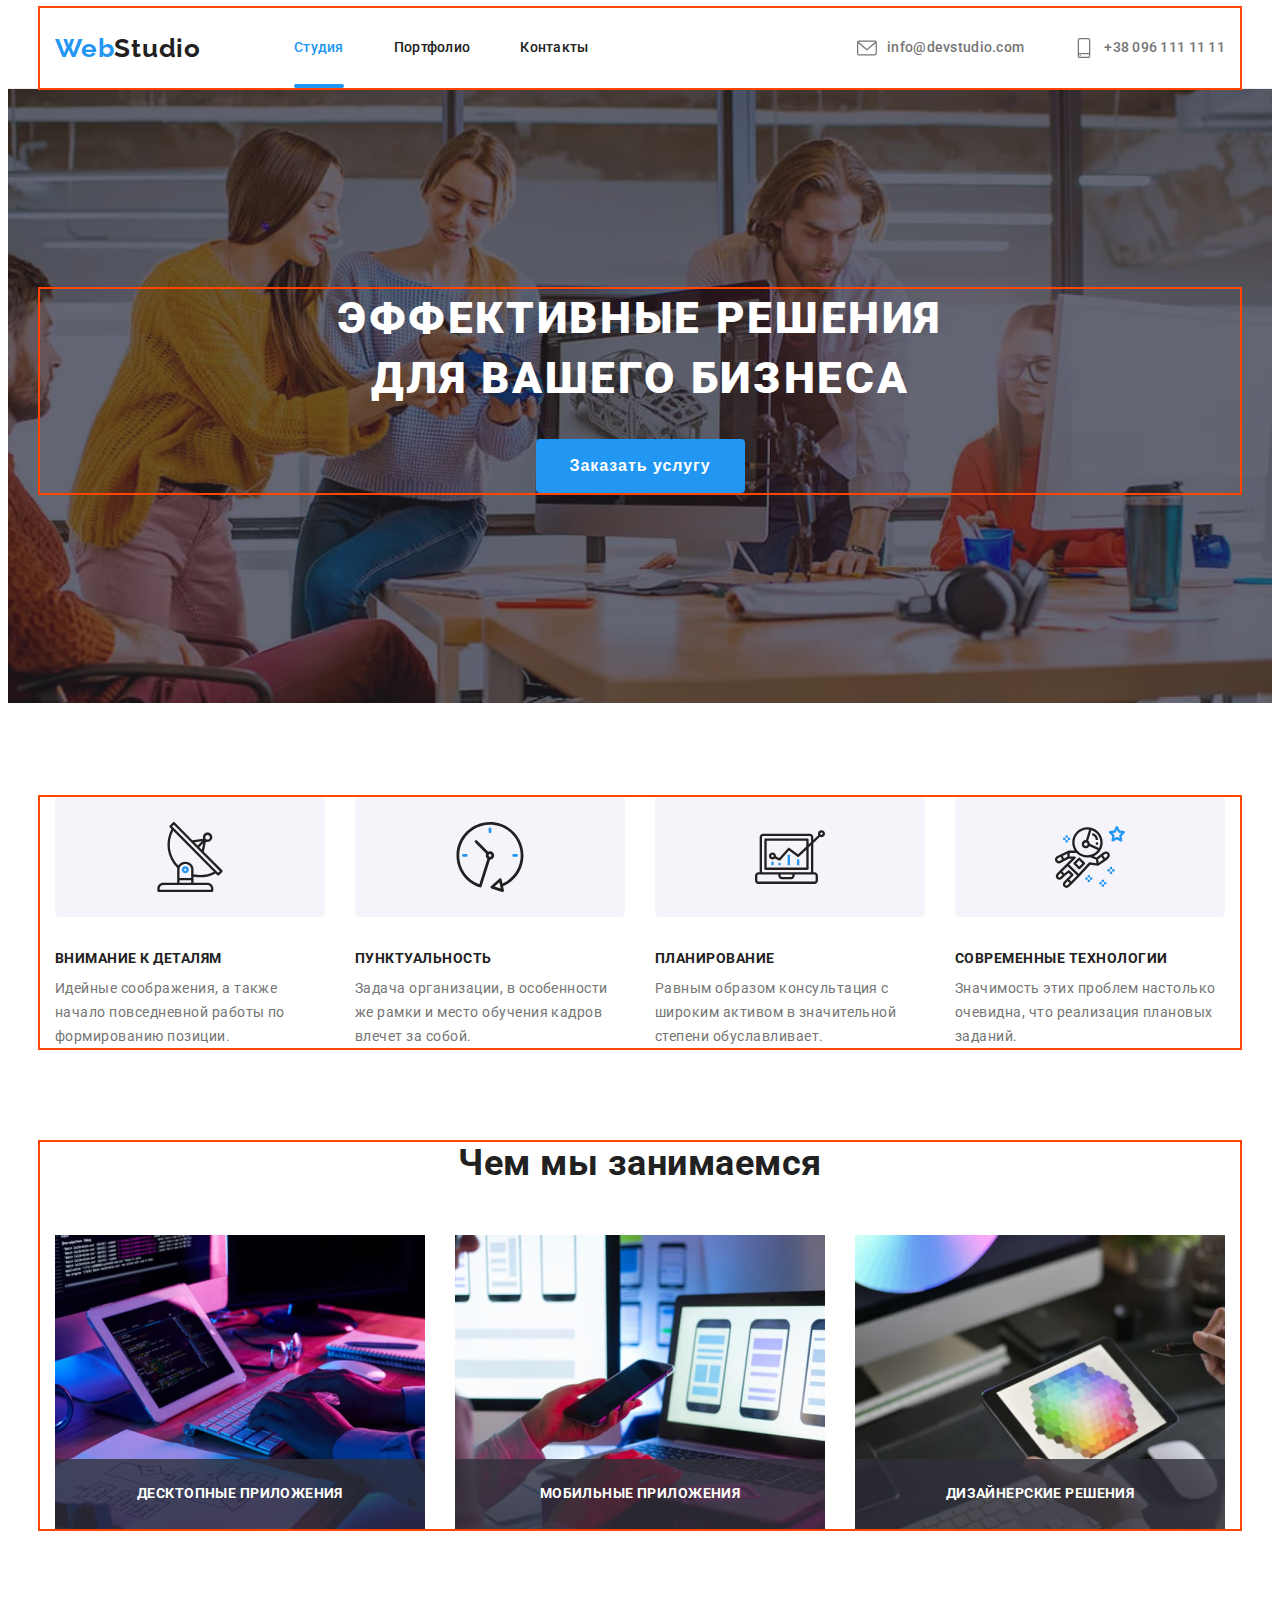
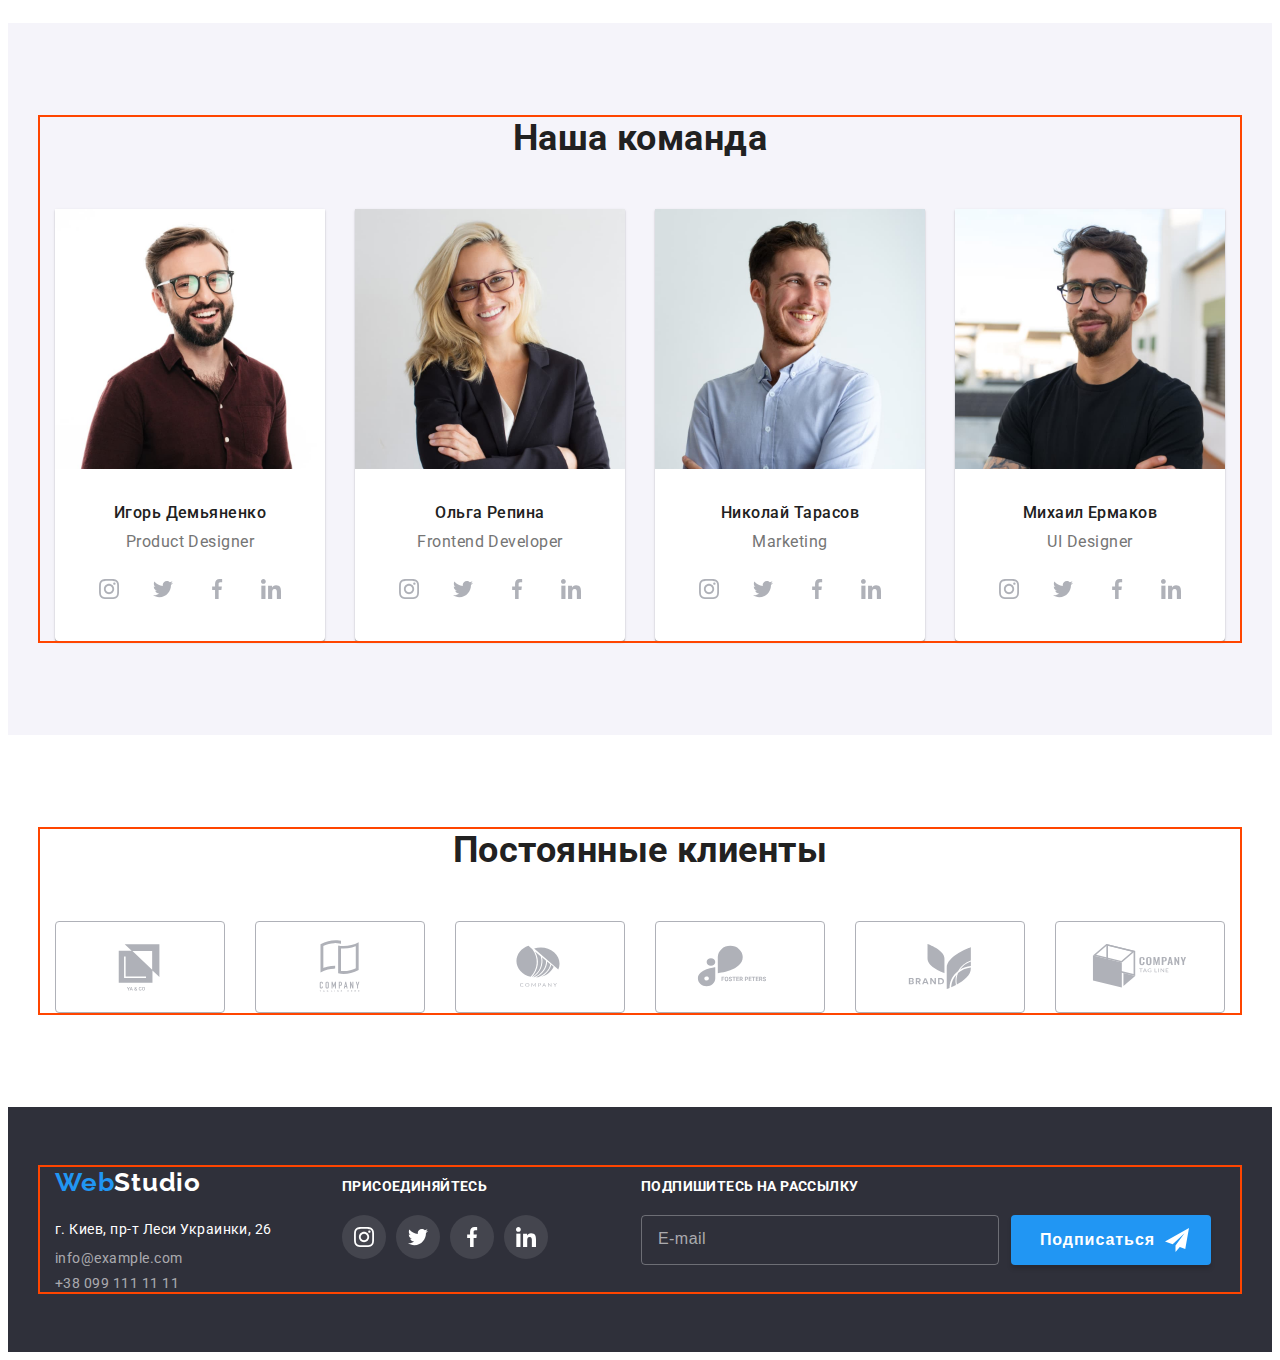
<file: index.html>
<!DOCTYPE html>
<html lang="ru">

<head>
    <meta charset="UTF-8">
    <meta http-equiv="X-UA-Compatible" content="IE=edge">
    <meta name="viewport" content="width=device-width, initial-scale=1.0">
    <link rel="stylesheet" href="https://cdnjs.cloudflare.com/ajax/libs/modern-normalize/1.1.0/modern-normalize.min.css"
        integrity="sha512-wpPYUAdjBVSE4KJnH1VR1HeZfpl1ub8YT/NKx4PuQ5NmX2tKuGu6U/JRp5y+Y8XG2tV+wKQpNHVUX03MfMFn9Q=="
        crossorigin="anonymous" referrerpolicy="no-referrer" />
    <link rel="preconnect" href="https://fonts.googleapis.com">
    <link rel="preconnect" href="https://fonts.gstatic.com" crossorigin>
    <link href="https://fonts.googleapis.com/css2?family=Raleway:wght@700&family=Roboto:wght@400;500;700;900&display=swap"
    rel="stylesheet">


    <link rel="stylesheet" href="./css/main.min.css" class="">
    <title>Студія</title>
</head>

<body>
    <header class="header">
        <div class="container">
            <nav class="nav">
                <a class="logo logo-lightpart" href="./index.html">Web<span class="logo-blackpart">Studio</span></a>
                <ul class="menu list">
                    <li class="menu__item current"><a href="" class="menu__link menu__current">Студия</a></li>
                    <li class="menu__item"><a href="./portfolio.html" class="menu__link">Портфолио</a></li>
                    <li class="menu__item"><a href="" class="menu__link">Контакты</a></li>
                </ul>
            </nav>
            <div class="connect">
                <ul class="connect list">
                    <li class="connect__item">
                        <a href="mailto:info@devstudio.com" class="connect__mailto">
                        <svg class="connect__icon" width="16" height="12">
                            <use href="./img/icons.svg#icon-envelope">
                            </use>
                        </svg>info@devstudio.com</a>
                    </li>
                    <li class="connect__item">
                        <a href="tel:+380961111111" class="connect__tel">
                            <svg class="connect__icon" width="10" height="16">
                                <use href="./img/icons.svg#icon-smartphone"></use>
                            </svg>+38 096 111 11 11</a>
                    </li>
                </ul>
            </div>
        </div>
    </header>
   
    <main>
        <section class="hero">
            <div class="container">
            <h1 class="hero__title">Эффективные решения <br> для вашего бизнеса</h1>
            <button type="button" class="button" data-modal-open>Заказать услугу</button>
            </div>
        </section>

    <section class="section features">
        <div class="container">
            <h1 class="features__title-hidden">Наши особенности</h1>
            <ul class="features-list list">
                <li class="features__item icon-antenna">
                        <h2 class="features__title">Внимание к деталям</h2>
                        <p class="features__text">Идейные соображения, а также начало повседневной работы по формированию позиции.</p>
                </li>
                <li class="features__item icon-clock">
                    <h2 class="features__title">Пунктуальность</h2>
                    <p class="features__text">Задача организации, в особенности же рамки и место обучения кадров влечет за собой.</p>
                </li>
                <li class="features__item icon-diagram">
                    <h2 class="features__title">Планирование</h2>
                    <p class="features__text">Равным образом консультация с широким активом в значительной степени обуславливает.</p>
                </li>
                <li class="features__item icon-astronaut">
                    <h2 class="features__title">Современные технологии</h2>
                    <p class="features__text">Значимость этих проблем настолько очевидна, что реализация плановых заданий.</p>
                </li>
            </ul>
        </div>
    </section>
    <div class="overlay">
    </div>
    <section class="section features-2">
            <div class="container">
                <h2 class="features-2__title">Чем мы занимаемся</h2>
                <ul class="features-list list">
                    <li class="features-list__img">
                        <div class="features-list__wrap">
                        <img src="./img/image.jpg" alt="крупний план робочего места программиста" width="370" class="features-list__card">
                        <p class="features-list__text">Десктопные приложения</p>
                        </div>
                    </li>
                    <li class="features-list__img">
                        <div class="features-list__wrap">
                        <img src="./img/image-2.jpg"
                                alt="веб-дизайнер разрабатывает интерфейс для мобильного приложения" width="370" class="features-list__card">
                                <p class="features-list__text">Мобильные приложения</p>
                            </div>
                    </li>
                    <li class="features-list__img">
                        <div class="features-list__wrap">
                        <img src="./img/image-3.jpg"
                                alt="веб-дизайнер с планшетом с изображением рабочей палитры цветов" width="370" class="features-list__card">
                                <p class="features-list__text">Дизайнерские решения</p>
                            </div>
                    </li>
                </ul>
            </div>
     </section>
    

    <section class="section ourteam">
        <div class="container">
            <h2 class="ourteam__title">Наша команда</h2>
            <ul class="ourteam__list list">
                <li class="ourteam__item">
                    <img src="./img/image-4.jpg" alt="фото продакт дизайнера" width="270">
                    <div class="ourteam__text">
                        <h3 class="ourteam__name">Игорь Демьяненко</h3>
                        <p class="ourteam__specialist">Product Designer</p>
                    </div>
                    <ul class="soc-list list">
                        <li class="soc-list__item">
                            <a href="" class="soc-list__link">
                                <svg class="soc-list__icon" width="20" height="20">
                                    <use href="./img/icons.svg#icon-instagram"></use>
                                </svg>
                            </a>
                        </li>
                        <li class="soc-list__item">
                            <a href="" class="soc-list__link">
                                <svg class="soc-list__icon" width="20" height="20">
                                    <use href="./img/icons.svg#icon-twitter"></use>
                                </svg>
                            </a>
                        </li>
                        <li class="soc-list__item">
                            <a href="" class="soc-list__link">
                                <svg class="soc-list__icon" width="20" height="20">
                                    <use href="./img/icons.svg#icon-facebook"></use>
                                </svg>
                            </a>
                        </li>
                        <li class="soc-list__item">
                            <a href="" class="soc-list__link">
                                <svg class="soc-list__icon" width="20" height="20">
                                    <use href="./img/icons.svg#icon-linkedin"></use>
                                </svg>
                            </a>
                        </li>
                    </ul>
                </li>
            
                <li class="ourteam__item">
                    <img src="./img/image-5.jpg" alt="фото фронтенд разработчика" width="270">
                    <div class="ourteam__text">
                        <h3 class="ourteam__name">Ольга Репина</h3>
                        <p class="ourteam__specialist">Frontend Developer</p>
                    </div>
                    <ul class="soc-list list">
                        <li class="soc-list__item">
                            <a href="" class="soc-list__link">
                                <svg class="soc-list__icon" width="20" height="20">
                                    <use href="./img/icons.svg#icon-instagram"></use>
                                </svg>
                            </a>
                        </li>
                        <li class="soc-list__item">
                            <a href="" class="soc-list__link">
                                <svg class="soc-list__icon" width="20" height="20">
                                    <use href="./img/icons.svg#icon-twitter"></use>
                                </svg>
                            </a>
                        </li>
                        <li class="soc-list__item">
                            <a href="" class="soc-list__link">
                                <svg class="soc-list__icon" width="20" height="20">
                                    <use href="./img/icons.svg#icon-facebook"></use>
                                </svg>
                            </a>
                        </li>
                        <li class="soc-list__item">
                            <a href="" class="soc-list__link">
                                <svg class="soc-list__icon" width="20" height="20">
                                    <use href="./img/icons.svg#icon-linkedin"></use>
                                </svg>
                            </a>
                        </li>
                    </ul>
                </li>
            
                <li class="ourteam__item">
                    <img src="./img/image-6.jpg" alt="фото маркетолога" width="270">
                    <div class="ourteam__text">
                        <h3 class="ourteam__name">Николай Тарасов</h3>
                        <p class="ourteam__specialist">Marketing</p>
                    </div>
                    <ul class="soc-list list">
                        <li class="soc-list__item">
                            <a href="" class="soc-list__link">
                                <svg class="soc-list__icon" width="20" height="20">
                                    <use href="./img/icons.svg#icon-instagram"></use>
                                </svg>
                            </a>
                        </li>
                        <li class="soc-list__item">
                            <a href="" class="soc-list__link">
                                <svg class="soc-list__icon" width="20" height="20">
                                    <use href="./img/icons.svg#icon-twitter"></use>
                                </svg>
                            </a>
                        </li>
                        <li class="soc-list__item">
                            <a href="" class="soc-list__link">
                                <svg class="soc-list__icon" width="20" height="20">
                                    <use href="./img/icons.svg#icon-facebook"></use>
                                </svg>
                            </a>
                        </li>
                        <li class="soc-list__item">
                            <a href="" class="soc-list__link">
                                <svg class="soc-list__icon" width="20" height="20">
                                    <use href="./img/icons.svg#icon-linkedin"></use>
                                </svg>
                            </a>
                        </li>
                    </ul>
                </li>
            
                <li class="ourteam__item">
                    <img src="./img/image-7.jpg" alt="фото юи дизайнера" width="270">
                    <div class="ourteam__text">
                        <h3 class="ourteam__name">Михаил Ермаков</h3>
                        <p class="ourteam__specialist">UI Designer</p>
                    </div>
                    <ul class="soc-list list">
                        <li class="soc-list__item">
                            <a href="" class="soc-list__link">
                                <svg class="soc-list__icon" width="20" height="20">
                                    <use href="./img/icons.svg#icon-instagram"></use>
                                </svg>
                            </a>
                        </li>
                        <li class="soc-list__item">
                            <a href="" class="soc-list__link">
                                <svg class="soc-list__icon" width="20" height="20">
                                    <use href="./img/icons.svg#icon-twitter"></use>
                                </svg>
                            </a>
                        </li>
                        <li class="soc-list__item">
                            <a href="" class="soc-list__link">
                                <svg class="soc-list__icon" width="20" height="20">
                                    <use href="./img/icons.svg#icon-facebook"></use>
                                </svg>
                            </a>
                        </li>
                        <li class="soc-list__item">
                            <a href="" class="soc-list__link">
                                <svg class="soc-list__icon" width="20" height="20">
                                    <use href="./img/icons.svg#icon-linkedin"></use>
                                </svg>
                            </a>
                        </li>
                    </ul>
                </li>
            </ul>
        </div>
        </section>
        
        <section class="clients">
            <div class="container">
                <h2 class="clients__title">Постоянные клиенты</h2>
                    <ul class="logos list">
                        <li class="logos__item">
                            <a href="" class="logos__link">
                                <svg class="logos__icon" width="106" height="60">
                                    <use href="./img/icons.svg#icon-logo"></use>
                                </svg>
                            </a>
                        </li>
                        <li class="logos__item">
                            <a href="" class="logos__link">
                                <svg class="logos__icon" width="106" height="60">
                                    <use href="./img/icons.svg#icon-logo-2"></use>
                                </svg>
                            </a>
                        </li>
                        <li class="logos__item">
                            <a href="" class="logos__link">
                                <svg class="logos__icon" width="106" height="60">
                                    <use href="./img/icons.svg#icon-logo-3"></use>
                                </svg>
                            </a>
                        </li>
                        <li class="logos__item">
                            <a href="" class="logos__link">
                                <svg class="logos__icon" width="106" height="60">
                                    <use href="./img/icons.svg#icon-logo-4"></use>
                                </svg>
                            </a>
                        </li>
                        <li class="logos__item">
                            <a href="" class="logos__link">
                                <svg class="logos__icon" width="106" height="60">
                                    <use href="./img/icons.svg#icon-logo-5"></use>
                                </svg>
                            </a>
                        </li>
                        <li class="logos__item">
                            <a href="" class="logos__link">
                                <svg class="logos__icon" width="106" height="60">
                                    <use href="./img/icons.svg#icon-logo-6"></use>
                                </svg>
                            </a>
                        </li>
                    </ul>
            </div>
        </section>
        </main>

        <footer class="footer">
            <div class="container">
                <div class="contacts">
                    <a class="logo logo-lightpart" href="./index.html">Web<span class="logo-whitepart">Studio</span></a>
                    <address class="contacts__address">
                        г. Киев, пр-т Леси Украинки, 26
                    </address>
                    <address class="contacts__connect">
                        <a class="contacts__mailto" href="mailto:info@example.com">info@example.com</a>
                        <a class="contacts__tel" href="tel:+380991111111">+38 099 111 11 11</a>
                    </address>
                </div>
                <div class="followus">
                    <h2 class="followus__title">Присоединяйтесь</h2>
                    <ul class="followus__list list">
                        <li class="followus__item">
                            <a href="" class="followus__link">
                                <svg class="followus__icon" width="20" height="20">
                                    <use href="./img/icons.svg#icon-instagram"></use>
                                </svg>
                            </a>
                        </li>
                        <li class="followus__item">
                            <a href="" class="followus__link">
                                <svg class="followus__icon" width="20" height="20">
                                    <use href="./img/icons.svg#icon-twitter"></use>
                                </svg>
                            </a>
                        </li>
                        <li class="followus__item">
                            <a href="" class="followus__link">
                                <svg class="followus__icon" width="20" height="20">
                                    <use href="./img/icons.svg#icon-facebook"></use>
                                </svg>
                            </a>
                        </li>
                        <li class="followus__item">
                            <a href="" class="followus__link">
                                <svg class="followus__icon" width="20" height="20">
                                    <use href="./img/icons.svg#icon-linkedin"></use>
                                </svg>
                            </a>
                        </li>
                    </ul>
                </div>

                <form class="submit">
                        <h2 class="followus__title">Подпишитесь на рассылку</h2>
                        <div class="followus__email">
                            <input
                                type="email"
                                name="email"
                                placeholder="E-mail"
                                class="followus__input"
                                >
                            <button class="followus__button" type="submit">
                                Подписаться
                                <div class="followus-send">
                                    <svg class="followus-send__icon" width="24" height="24">
                                        <use href="./img/icons.svg#icon-send"></use>
                                    </svg>
                                </div>
                            </button>
                        </div>
                </form>
             </div>

            
            <div class="backdrop is-hidden" data-modal>
                <div class="modal">
                    <p class="modal__title">Оставьте свои данные, мы вам перезвоним</p>
                    <form class="modal__form">
                        <label for="user-name"class="modal__label">Имя</label>
                        <div class="modal__wrap">
                                <input type="text"
                                name="user-name"
                                id="user-name"
                                class="modal__input">
                                <svg class="modal__icon" width="18" height="18">
                                    <use href="./img/icons.svg#icon-user"></use>
                                </svg>
                            </div>
                        <label for="user-tel" class="modal__label">Телефон</label>
                        <div class="modal__wrap">
                            <input
                            type="tel"
                            name="user-tel"
                            id="user-tel"
                            class="modal__input">
                            <svg class="modal__icon" width="18" height="18">
                                <use href="./img/icons.svg#icon-phone"></use>
                            </svg>
                        </div>
                        <label for="user-email" class="modal__label">Почта</label>
                        <div class="modal__wrap">
                            <input
                            type="email"
                            name="email"
                            id="user-email"
                            class="modal__input">
                            <svg class="modal__icon" width="18" height="18">
                                <use href="./img/icons.svg#icon-email"></use>
                            </svg>
                        </div>
                        <div class="modal__field">
                            <label for="modal-comment" class="modal__label">Комментарий</label>
                            <textarea
                                name="comment" 
                                id="modal-comment"
                                rows="5"
                                placeholder="Введите текст"
                                required
                                class="modal__textarea"
                            ></textarea>
                        </div>
                        <div class="modal__field">
                            <input
                            type="checkbox"
                            name="privacy"
                            id="privacy"
                            class="modal-check visually-hidden"
                            />
                            <label for="privacy" class="modal__text"
                            >
                            <span>
                                <svg class="modal-check__icon" width="11" height="8">
                                    <use href="./img/icons.svg#icon-check"></use>
                                </svg>
                            </span>
                            Соглашаюсь с рассылкой и принимаю &nbsp;<a href="">Условия договора</a>
                            </label>
                        </div>
                        <button type="submit" class="button form">Отправить</button>
                    </form>
                     
                    <button class="button-modal" data-modal-close>
                        <svg class="button-modal__close" width="11" height="11">
                            <use href="./img/icons.svg#icon-btn-close"></use>
                        </svg>
                    </button>
                </div>
             </div>
        </footer>
     <script src="./js/modal.js"></script>
</body>

</html>
</file>
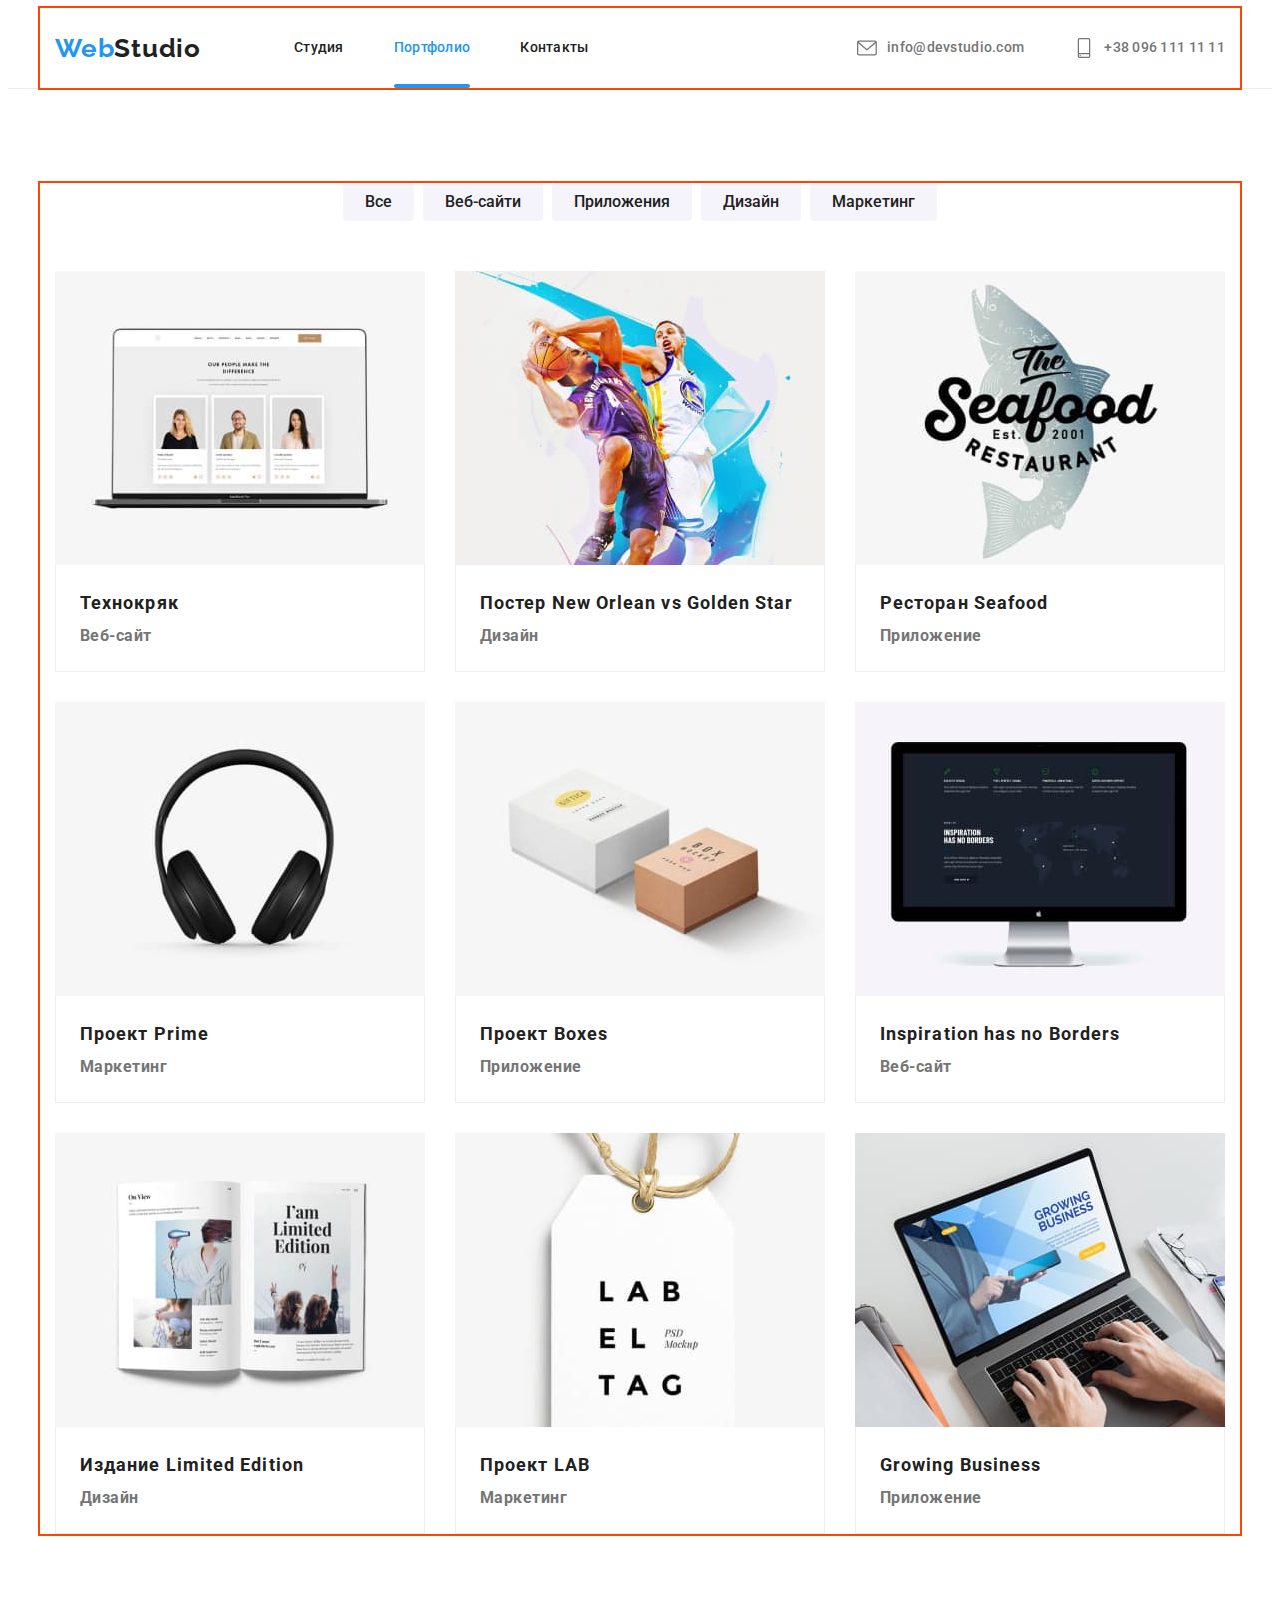
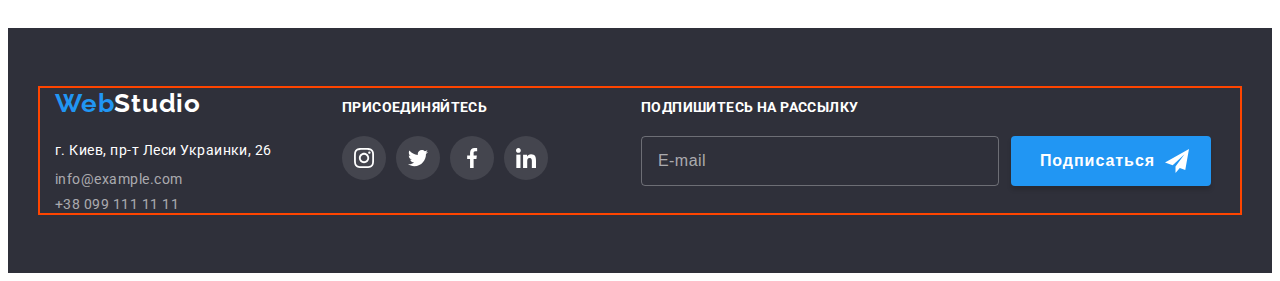
<file: portfolio.html>
<!DOCTYPE html>
<html lang="en">
<head>
    <meta charset="UTF-8">
    <meta http-equiv="X-UA-Compatible" content="IE=edge">
    <meta name="viewport" content="width=device-width, initial-scale=1.0">
    <link rel="stylesheet" href="https://cdnjs.cloudflare.com/ajax/libs/modern-normalize/1.1.0/modern-normalize.min.css"
        integrity="sha512-wpPYUAdjBVSE4KJnH1VR1HeZfpl1ub8YT/NKx4PuQ5NmX2tKuGu6U/JRp5y+Y8XG2tV+wKQpNHVUX03MfMFn9Q=="
        crossorigin="anonymous" referrerpolicy="no-referrer" />
    <link rel="preconnect" href="https://fonts.googleapis.com">
    <link rel="preconnect" href="https://fonts.gstatic.com" crossorigin>
    <link href="https://fonts.googleapis.com/css2?family=Raleway:wght@700&family=Roboto:wght@400;500;700;900&display=swap"
        rel="stylesheet">

    <link rel="stylesheet" href="./css/main.min.css" />
    <title>Портфолио</title>
</head>

<body>
    <header class="header">
        <div class="container">
            <nav class="nav">
                <a class="logo logo-lightpart" href="./index.html">Web<span class="logo-blackpart">Studio</span></a>
                <ul class="menu list">
                    <li class="menu__item"><a href="./index.html" class="menu__link">Студия</a></li>
                    <li class="menu__item current"><a href="" class="menu__link menu__current">Портфолио</a></li>
                    <li class="menu__item"><a href="" class="menu__link">Контакты</a></li>
                </ul>
            </nav>
            <div class="connect">
                <ul class="connect list">
                    <li class="connect__item">
                        <a href="mailto:info@devstudio.com" class="connect__mailto">
                            <svg class="connect__icon" width="16" height="12">
                                <use href="./img/icons.svg#icon-envelope">
                                </use>
                            </svg>info@devstudio.com</a>
                    </li>
                    <li class="connect__item">
                        <a href="tel:+380961111111" class="connect__tel">
                            <svg class="connect__icon" width="10" height="16">
                                <use href="./img/icons.svg#icon-smartphone"></use>
                            </svg>+38 096 111 11 11</a>
                    </li>
                </ul>
            </div>
        </div>
    </header>

    <main>
        <section class="section ourprojects">
        <div class="container">
            <h1 class="filtr__title">Портфолио</h1>
            <ul class="filtr__list list">
                <li class="filtr__item"><button type="button" class="filtr__button">Все</button></li>
                <li class="filtr__item"><button type="button" class="filtr__button">Веб-сайти</button></li>
                <li class="filtr__item"><button type="button" class="filtr__button">Приложения</button></li>
                <li class="filtr__item"><button type="button" class="filtr__button">Дизайн</button></li>
                <li class="filtr__item"><button type="button" class="filtr__button">Маркетинг</button></li>
            </ul>
            
            <ul class="ourprojects__list list">
                <li class="ourprojects__item">
                    <div class="ourprojects__overwrap">
                    <img class="ourprojects__img" src="./img/img-2-1.jpg" alt="Пример работи: главная страница сайта с портретами трех сотрудников" width="370">
                        <p class="ourprojects__overtext">Ресурс предлагает комплексные предложения с разным уровнем функционала и сервисов. Все это позволит посетителю получить
                        исчерпывающие сведения о компании или частном лице.</p>
                    </div>
                    <div class="ourprojects__card">
                        <p class="ourprojects__name">Технокряк</p>
                        <h1 class="ourprojects__title">Веб-сайт</h1>
                    </div>
                </li>
                <li class="ourprojects__item">
                    <div class="ourprojects__overwrap">
                    <img  class="ourprojects__img" src="./img/img-2-2.jpg" alt="Пример работи: Два баскетболиста в элементе игры" width="370">
                        <p class="ourprojects__overtext">Ресурс предлагает комплексные предложения с разным уровнем функционала и сервисов. Все это позволит посетителю получить
                        исчерпывающие сведения о компании или частном лице.</p>
                    </div>
                    <div class="ourprojects__card">
                        <p class="ourprojects__name">Постер New Orlean vs Golden Star</p>
                        <h1 class="ourprojects__title">Дизайн</h1>
                    </div>
                </li>
                <li class="ourprojects__item">
                    <div class="ourprojects__overwrap">
                    <img  class="ourprojects__img" src="./img/img-2-3.jpg" alt="Пример работи: Логотип ресторана Seafood  срыбой" width="370">
                        <p class="ourprojects__overtext">Ресурс предлагает комплексные предложения с разным уровнем функционала и сервисов. Все это позволит посетителю получить
                        исчерпывающие сведения о компании или частном лице.</p>
                    </div>
                    <div class="ourprojects__card">
                        <p class="ourprojects__name">Ресторан Seafood</p>
                        <h1 class="ourprojects__title">Приложение</h1>
                    </div>
                </li>
                <li class="ourprojects__item">
                    <div class="ourprojects__overwrap">
                        <img class="ourprojects__img" src="./img/img-2-4.jpg" alt="Пример работи: наушники закрытого типа" width="370">
                        <p class="ourprojects__overtext">Ресурс предлагает комплексные предложения с разным уровнем функционала и сервисов. Все
                            это позволит посетителю получить
                            исчерпывающие сведения о компании или частном лице.</p>
                    </div>
                    <div class="ourprojects__card">
                        <p class="ourprojects__name">Проект Prime</p>
                        <h1 class="ourprojects__title">Маркетинг</h1>
                    </div>
                </li>
                <li class="ourprojects__item">
                    <div class="ourprojects__overwrap">
                    <img  class="ourprojects__img" src="./img/img-2-5.jpg" alt="Пример работи: две коробки, белая и коричневая" width="370">
                        <p class="ourprojects__overtext">Ресурс предлагает комплексные предложения с разным уровнем функционала и сервисов. Все это позволит посетителю получить
                        исчерпывающие сведения о компании или частном лице.</p>
                    </div>
                    <div class="ourprojects__card">
                        <p class="ourprojects__name">Проект Boxes</p>
                        <h1 class="ourprojects__title">Приложение</h1>
                    </div>
                </li>
                <li class="ourprojects__item">
                    <div class="ourprojects__overwrap">
                    <img  class="ourprojects__img" src="./img/img-2-6.jpg" alt="Пример работи: монитор с изображением страницы сайта" width="370">
                        <p class="ourprojects__overtext">Ресурс предлагает комплексные предложения с разным уровнем функционала и сервисов. Все это позволит посетителю получить
                        исчерпывающие сведения о компании или частном лице.</p>
                    </div>
                    <div class="ourprojects__card">
                        <p class="ourprojects__name">Inspiration has no Borders</p>
                        <h1 class="ourprojects__title">Веб-сайт</h1>
                    </div>
                </li>
                <li class="ourprojects__item">
                    <div class="ourprojects__overwrap">
                    <img  class="ourprojects__img" src="./img/img-2-7.jpg" alt="Пример работи: разворот журнала" width="370">
                        <p class="ourprojects__overtext">Ресурс предлагает комплексные предложения с разным уровнем функционала и сервисов. Все это позволит посетителю получить
                        исчерпывающие сведения о компании или частном лице.</p>
                    </div>
                    <div class="ourprojects__card">
                        <p class="ourprojects__name">Издание Limited Edition</p>
                        <h1 class="ourprojects__title">Дизайн</h1>
                    </div>
                </li>
                <li class="ourprojects__item">
                    <div class="ourprojects__overwrap">
                    <img  class="ourprojects__img" src="./img/img-2-8.jpg" alt="Пример работи: стиллизированная этикетка" width="370">
                        <p class="ourprojects__overtext">Ресурс предлагает комплексные предложения с разным уровнем функционала и сервисов. Все это позволит посетителю получить
                        исчерпывающие сведения о компании или частном лице.</p>
                    </div>
                    <div class="ourprojects__card">
                        <p class="ourprojects__name">Проект LAB</p>
                        <h1 class="ourprojects__title">Маркетинг</h1>
                    </div>
                </li>
                <li class="ourprojects__item">
                    <div class="ourprojects__overwrap">
                    <img  class="ourprojects__img" src="./img/img-2-9.jpg" alt="Пример работи: ноутбук, за которым работает человек" width="370">
                        <p class="ourprojects__overtext">Ресурс предлагает комплексные предложения с разным уровнем функционала и сервисов. Все это позволит посетителю получить
                        исчерпывающие сведения о компании или частном лице.</p>
                    </div>
                    <div class="ourprojects__card">
                        <p class="ourprojects__name">Growing Business</p>
                        <h1 class="ourprojects__title">Приложение</h1>
                    </div>
                </li>
            </ul>
        </div>
        </section>
    </main>

<footer class="footer">
    <div class="container">
        <div class="contacts">
            <a class="logo logo-lightpart" href="./index.html">Web<span class="logo-whitepart">Studio</span></a>
            <address class="contacts__address">
                г. Киев, пр-т Леси Украинки, 26
            </address>
            <address class="contacts__connect">
                <a class="contacts__mailto" href="mailto:info@example.com">info@example.com</a>
                <a class="contacts__tel" href="tel:+380991111111">+38 099 111 11 11</a>
            </address>
        </div>
        <div class="followus">
            <h2 class="followus__title">Присоединяйтесь</h2>
            <ul class="followus__list list">
                <li class="followus__item">
                    <a href="" class="followus__link">
                        <svg class="followus__icon" width="20" height="20">
                            <use href="./img/icons.svg#icon-instagram"></use>
                        </svg>
                    </a>
                </li>
                <li class="followus__item">
                    <a href="" class="followus__link">
                        <svg class="followus__icon" width="20" height="20">
                            <use href="./img/icons.svg#icon-twitter"></use>
                        </svg>
                    </a>
                </li>
                <li class="followus__item">
                    <a href="" class="followus__link">
                        <svg class="followus__icon" width="20" height="20">
                            <use href="./img/icons.svg#icon-facebook"></use>
                        </svg>
                    </a>
                </li>
                <li class="followus__item">
                    <a href="" class="followus__link">
                        <svg class="followus__icon" width="20" height="20">
                            <use href="./img/icons.svg#icon-linkedin"></use>
                        </svg>
                    </a>
                </li>
            </ul>
        </div>

        <form class="submit">
            <h2 class="followus__title">Подпишитесь на рассылку</h2>
            <div class="followus__email">
                <input type="email"
                        name="email"
                        placeholder="E-mail"
                        class="followus__input"
                        >
                <button class="followus__button" type="submit">
                    Подписаться
                    <div class="followus-send">
                        <svg class="followus-send__icon" width="24" height="24">
                            <use href="./img/icons.svg#icon-send"></use>
                        </svg>
                    </div>
                </button>
            </div>
        </form>
    </div>
    
</footer>
</body>
</html>
</file>
<file: css/main.min.css>
:root{--primary-text-color: #757575;--title-text-color: #212121;--accent-color: #2196F3;--primary-light-color: #FFFFFF;--background-hero-and-footer-color: #2F303A;--background-ourteam-and-filtrbtn-color: #F5F4FA;--primary-margin: 30px;--primary-padding: 94px}body{color:var(--primary-text-color);font-family:Roboto,sans-serif;letter-spacing:.03em}*{box-sizing:border-box}.list{list-style:none}p,h1,h2,h3,h4,h5,h6{margin:0}ul{margin:0;padding-left:0}.container{outline:2px solid #ff4500;width:1200px;margin:0 auto;padding-left:15px;padding-right:15px}.section{padding-top:var(--primary-padding);padding-bottom:var(--primary-padding)}.visually-hidden{position:absolute;white-space:nowrap;width:1px;height:1px;overflow:hidden;border:0;padding:0;clip:rect(0 0 0 0);clip-path:inset(50%);margin:-1px}.button{color:var(--primary-light-color);background-color:var(--accent-color);font-weight:700;font-size:16px;line-height:1.88;letter-spacing:.06em;display:block;margin-right:auto;margin-left:auto;border-radius:4px;padding:10px 32px;border:2px solid var(--accent-color);cursor:pointer}.hero{background-color:var(--background-hero-and-footer-color);padding-top:200px;padding-bottom:210px;background-image:linear-gradient(rgba(47, 48, 58, 0.4), rgba(47, 48, 58, 0.4)),url(../img/Img-hero-bcg.jpg);background-size:cover;background-position:center;max-width:1600px;margin:0 auto}.hero__title{color:var(--primary-light-color);font-weight:900;font-size:44px;line-height:1.36;letter-spacing:.06em;text-align:center;text-transform:uppercase;margin-right:auto;margin-left:auto;margin-bottom:var(--primary-margin)}.current{display:flex;flex-direction:column;margin-top:32px}.current::after{content:"";width:100%;height:4px;border-radius:2px;margin-top:28px;background-color:var(--accent-color)}.header{border-bottom:1px solid #ececec;background-color:var(--primary-light-color)}.header .container{display:flex;align-items:center;justify-content:space-between}.nav,.menu{display:flex;align-items:center}.menu__item:not(:last-child){margin-right:50px}.connect{display:flex;align-items:center;justify-content:flex-end}.connect__item:not(:last-child){margin-right:50px}.logo{display:block;font-family:Raleway,sans-serif;font-weight:700;font-size:26px;line-height:1.19;letter-spacing:.03em;text-decoration:none}.header .logo{margin-right:93px}.logo:hover,.logo:focus{text-decoration:none}.logo-lightpart{color:var(--accent-color)}.logo-blackpart{color:var(--title-text-color)}.menu__link{color:var(--title-text-color);font-weight:500;font-size:14px;line-height:1.14;letter-spacing:.02em;text-decoration:none;display:flex;transition-property:color;transition-duration:250ms;transition-timing-function:cubic-bezier(0.4, 0, 0.2, 1)}.menu__link:hover,.menu__link:focus{color:var(--accent-color);text-decoration:none}.menu__current{color:var(--accent-color)}.connect__icon{width:20px;height:20px;fill:currentColor;margin-right:10px;transition-property:color;transition-duration:250ms;transition-timing-function:cubic-bezier(0.4, 0, 0.2, 1)}.auth .mailto:hover .connect__icon,.auth .mailto:focus .connect__icon{color:var(--accent-color)}.connect__mailto,.connect__tel{color:var(--primary-text-color);font-weight:500;font-size:14px;line-height:1.14;letter-spacing:.02em;text-decoration:none;display:flex;align-items:center;transition-property:color;transition-duration:250ms;transition-timing-function:cubic-bezier(0.4, 0, 0.2, 1)}.connect__mailto:hover,.connect__mailto:focus,.connect__tel:hover,.connect__tel:focus{color:var(--accent-color)}.features .features-2{display:flex;align-items:center}.section.features{padding-bottom:0}.features__item::before{content:"";width:270px;height:120px;display:inline-block;background-color:var(--background-ourteam-and-filtrbtn-color);border-radius:4px;background-repeat:no-repeat;background-position:center;margin-bottom:var(--primary-margin)}.features__item.icon-antenna::before{background-image:url(../img/antenna.svg)}.features__item.icon-clock::before{background-image:url(../img/clock.svg)}.features__item.icon-diagram::before{background-image:url(../img/diagram.svg)}.features__item.icon-astronaut::before{background-image:url(../img/astronaut.svg)}.features__item:not(:last-child){margin-right:var(--primary-margin)}.features-list{display:flex;align-content:center}.features-list__img:not(:last-child){margin-right:var(--primary-margin)}.features__title{color:var(--title-text-color);font-weight:700;font-size:14px;line-height:1.14;text-transform:uppercase;margin-bottom:10px}.features__title-hidden{position:absolute;left:-10000px;top:auto;width:1px;height:1px;overflow:hidden}.features-2__title{color:var(--title-text-color);font-weight:700;font-size:36px;line-height:1.17;text-align:center;margin-bottom:50px}.features__text{font-size:14px;line-height:1.71}.features-list__text{font-weight:700;font-size:14px;line-height:1.14;letter-spacing:.03em;text-align:center;text-transform:uppercase;color:var(--primary-light-color);background:rgba(47,48,58,.8);width:100%;height:70px;display:flex;align-items:center;justify-content:center;position:absolute;bottom:0}.features-list__wrap{position:relative;width:370px}.features-list__card{display:block}.ourteam__list{display:flex;justify-content:center}.ourteam__item{background-color:var(--primary-light-color);box-shadow:0px 1px 3px rgba(0,0,0,.12),0px 1px 1px rgba(0,0,0,.14),0px 2px 1px rgba(0,0,0,.2);border-radius:0px 0px 4px 4px;padding-bottom:var(--primary-margin)}.ourteam__item:not(:last-child){margin-right:var(--primary-margin)}.section.ourteam{background-color:var(--background-ourteam-and-filtrbtn-color)}.ourteam__text{padding-top:var(--primary-margin);padding-bottom:16px}.ourteam__title{color:var(--title-text-color);font-weight:500;font-size:16px;line-height:1.19;margin-bottom:10px;text-align:center}.ourteam__specialist{font-size:16px;line-height:1.19;text-align:center}.ourteam__name{font-weight:500;font-size:16px;line-height:1.19;letter-spacing:.03em;text-align:center;color:#212121;margin-bottom:10px}.soc-list{display:flex;justify-content:center}.soc-list__item{width:44px;height:44px}.soc-list__item:not(:last-child){margin-right:10px}.soc-list__link{display:flex;align-items:center;justify-content:center;width:100%;height:100%;border-radius:50%;background-color:var(--primary-light-color);color:#afb1b8;transition:color 250ms cubic-bezier(0.4, 0, 0.2, 1),background-color 250ms cubic-bezier(0.4, 0, 0.2, 1)}.soc-list__link:hover,.soc-list__link:focus{background-color:var(--accent-color);color:var(--primary-light-color)}.soc-list__icon{fill:currentColor}.ourteam__title{color:var(--title-text-color);font-weight:700;font-size:36px;line-height:1.17;text-align:center;margin-bottom:50px}.clients__title{color:var(--title-text-color);font-weight:700;font-size:36px;line-height:1.17;text-align:center;margin-bottom:50px}.logos{display:flex;align-items:center;justify-content:space-between}.clients{padding-top:var(--primary-padding);padding-bottom:var(--primary-padding)}.logos__item{width:170px;height:92px;border:1px solid #afb1b8;border-radius:4px;transition:border-color 250ms cubic-bezier(0.4, 0, 0.2, 1)}.logos__item:not(:last-child){margin-right:var(--primary-margin)}.logos__item:hover,.logos__item:hover .logos__icon{border-color:var(--accent-color);fill:var(--accent-color);color:var(--accent-color)}.logos__link{width:100%;height:100%;display:flex;align-items:center;justify-content:center;color:#afb1b8;transition:color 250ms cubic-bezier(0.4, 0, 0.2, 1)}.logos__link:focus,.logos__link:focus .logos__icon{border-color:var(--accent-color);fill:var(--accent-color);color:var(--accent-color)}.logos__icon{fill:currentColor;transition:fill 250ms cubic-bezier(0.4, 0, 0.2, 1)}.footer .container{padding-right:0px;display:flex}.footer{padding-top:60px;padding-bottom:60px;background-color:var(--background-hero-and-footer-color)}.footer .logo{margin-bottom:20px}.contacts{margin-right:70px}.contacts:hover,.contacts:focus{color:var(--accent-color)}.contacts__address,.contacts__mailto{margin-bottom:9px}.logo-whitepart{color:var(--primary-light-color)}.contacts__address,.contacts__connect{color:var(--primary-light-color);font-style:normal;font-size:14px;line-height:1.71}.contacts__mailto,.contacts__tel{display:block;color:rgba(255,255,255,.6);font-size:14px;line-height:1.14;text-decoration:none;transition:color 250ms cubic-bezier(0.4, 0, 0.2, 1)}.contacts__mailto:hover,.contacts__mailto:focus,.contacts__tel:hover,.contacts__tel:focus{color:var(--accent-color)}.followus__title{font-family:"Roboto";font-style:normal;font-weight:700;font-size:14px;line-height:1.14;letter-spacing:.03em;text-transform:uppercase;color:var(--primary-light-color);margin-bottom:20px;margin-top:12px}.followus__item{width:44px;height:44px}.followus__item:not(:last-child){margin-right:10px}.followus__list{display:flex;align-items:center;justify-content:space-between}.followus__link{display:flex;align-items:center;justify-content:center;width:100%;height:100%;border-radius:50%;background-color:rgba(255,255,255,.1);transition:background-color 250ms cubic-bezier(0.4, 0, 0.2, 1)}.followus__link:hover,.followus__link:focus{background-color:var(--accent-color)}.followus__icon,.followus-send__icon{fill:var(--primary-light-color)}.submit{margin-left:93px}.followus__email{display:flex}.followus__input{padding-left:16px;width:358px;height:50px;background-color:rgba(0,0,0,0);border:1px solid rgba(255,255,255,.3);border-radius:4px}.followus__input::placeholder{font-size:16px;line-height:1.25;display:flex;align-items:center;letter-spacing:.03em;color:rgba(255,255,255,.6)}.followus__button{width:200px;height:50px;background:var(--accent-color);color:var(--primary-light-color);box-shadow:0px 4px 4px rgba(0,0,0,.15);border:none;border-radius:4px;margin-left:12px;padding:10px 28px 10px 29px;font-weight:700;font-size:16px;line-height:1.88;letter-spacing:.06em;display:flex;align-items:center;cursor:pointer}.followus-send{display:flex;align-items:center}.followus-send__icon{margin-left:10px}.backdrop{position:fixed;top:0;left:0;background-color:rgba(0,0,0,.2);width:100%;height:100%;transition:opacity 250ms cubic-bezier(0.4, 0, 0.2, 1),visibility 250ms cubic-bezier(0.4, 0, 0.2, 1)}.backdrop.is-hidden{visibility:hidden;opacity:0;pointer-events:none}.modal{position:absolute;top:50%;left:50%;transform:translate(-50%, -50%);transform:scale(1) opacity(1);width:528px;min-height:581px;background-color:var(--primary-light-color);box-shadow:0px 1px 3px rgba(0,0,0,.12),0px 1px 1px rgba(0,0,0,.14),0px 2px 1px rgba(0,0,0,.2);border-radius:4px;padding:40px}.backdrop.is-hidden .modal{transform:translate(0, 0) scale(0) opacity(0)}.button-modal{width:30px;height:30px;border:1px solid rgba(0,0,0,.1);border-radius:50%;background-color:rgba(0,0,0,0);display:flex;align-items:center;justify-content:center;position:absolute;top:8px;right:8px;cursor:pointer;fill:#000;transition:fill 250ms cubic-bezier(0.4, 0, 0.2, 1)}.button-modal:hover,.button-modal:focus{fill:var(--accent-color)}.modal__title{font-weight:700;font-size:20px;line-height:1.15;text-align:center;letter-spacing:.03em;color:var(--title-text-color)}.modal__label{display:flex;flex-direction:column;font-size:12px;line-height:1.17;letter-spacing:.01em;color:var(--primary-text-color);margin-bottom:4px}.modal__label:not(:first-child){margin-top:10px}.modal__label:first-child{margin-top:12px}.modal__input{width:100%;height:40px;border:1px solid rgba(33,33,33,.2);border-radius:4px;padding-left:30px;background-color:rgba(0,0,0,0);transition:boder-color 250ms cubic-bezier(0.4, 0, 0.2, 1)}.modal__input:hover,.modal__input:focus{border-color:var(--accent-color)}.modal__wrap{position:relative}.modal__icon{position:absolute;left:12px;top:50%;transform:translateY(-50%);transition:fill 250ms cubic-bezier(0.4, 0, 0.2, 1)}.modal__input:hover+.modal__icon,.modal__input:focus+.modal__icon{fill:var(--accent-color)}.modal__textarea{width:100%;height:120px;border:1px solid rgba(33,33,33,.2);border-radius:4px;resize:none;padding:12px 16px;margin-bottom:20px;transition:color 250ms cubic-bezier(0.4, 0, 0.2, 1)}.modal__textarea::placeholder{font-size:12px;line-height:1.17;letter-spacing:.01em;color:rgba(117,117,117,.5)}.modal__textarea:hover{border-color:var(--accent-color)}.modal__text{font-size:14px;letter-spacing:.03em;color:var(--primary-text-color);display:flex;align-items:center}.modal__text a{color:var(--accent-color)}.modal__text span{width:16px;height:15px;border:1px solid rgba(34,34,34,.2);border-radius:2px;margin-right:9px;display:flex;align-items:center;justify-content:center}.modal-check:checked+.modal__text span{background-color:var(--accent-color);border:none}.modal-check__icon{fill:rgba(0,0,0,0)}.modal-check:checked+.modal__text .modal-check__icon{fill:var(--primary-light-color)}.button.form{box-shadow:0px 4px 4px rgba(0,0,0,.15);border-radius:4px;margin-top:30px}.filtr__list{display:flex;justify-content:center;margin-bottom:50px}.filtr__title{position:absolute;left:-10000px;top:auto;width:1px;height:1px;overflow:hidden}.filtr__item:not(:last-child){margin-right:9px}.filtr__button{color:var(--title-text-color);background-color:var(--background-ourteam-and-filtrbtn-color);font-family:inherit;font-weight:500;font-size:16px;line-height:1.62;text-align:center;cursor:pointer;border-radius:4px;border:none;padding:6px 22px;transition:color 250ms cubic-bezier(0.4, 0, 0.2, 1),background-color 250ms cubic-bezier(0.4, 0, 0.2, 1),box-shadow 250ms cubic-bezier(0.4, 0, 0.2, 1)}.filtr__button:hover,.filtr__button:focus{color:var(--primary-light-color);background-color:var(--accent-color);box-shadow:0px 3px 1px rgba(0,0,0,.1),0px 1px 2px rgba(0,0,0,.08),0px 2px 2px rgba(0,0,0,.12)}.ourprojects__list{display:flex;flex-wrap:wrap;justify-content:center}.ourprojects__item:not(:nth-child(3n+3)){margin-right:var(--primary-margin)}.ourprojects__item:not(:nth-last-child(-n+3)){margin-bottom:var(--primary-margin)}.ourprojects__img{display:block}.ourprojects__card{padding:20px 24px;background-color:var(--primary-light-color)}.ourprojects__name{font-weight:700;font-size:18px;line-height:2;letter-spacing:.06em;color:var(--title-text-color)}.ourprojects__title{font-size:16px;line-height:1.88}.ourprojects__item{max-width:370px;transition:box-shadow 250ms cubic-bezier(0.4, 0, 0.2, 1)}.ourprojects__item:hover{box-shadow:0px 1px 1px rgba(0,0,0,.12),0px 4px 4px rgba(0,0,0,.06),1px 4px 6px rgba(0,0,0,.16);cursor:pointer}.ourprojects__card{border-right:1px solid #eee;border-bottom:1px solid #eee;border-left:1px solid #eee}.ourprojects__overwrap{position:relative;overflow:hidden}.ourprojects__overtext{position:absolute;top:0;height:100%;transform:translateY(100%);transition:transform 250ms cubic-bezier(0.4, 0, 0.2, 1);padding:63px 24px;font-weight:normal;font-size:18px;line-height:1.56;letter-spacing:.03em;color:var(--primary-light-color);background-color:rgba(33,150,243,.9)}.ourprojects__item:hover .ourprojects__overtext{transform:translateY(0)}/*# sourceMappingURL=main.min.css.map */
</file>
